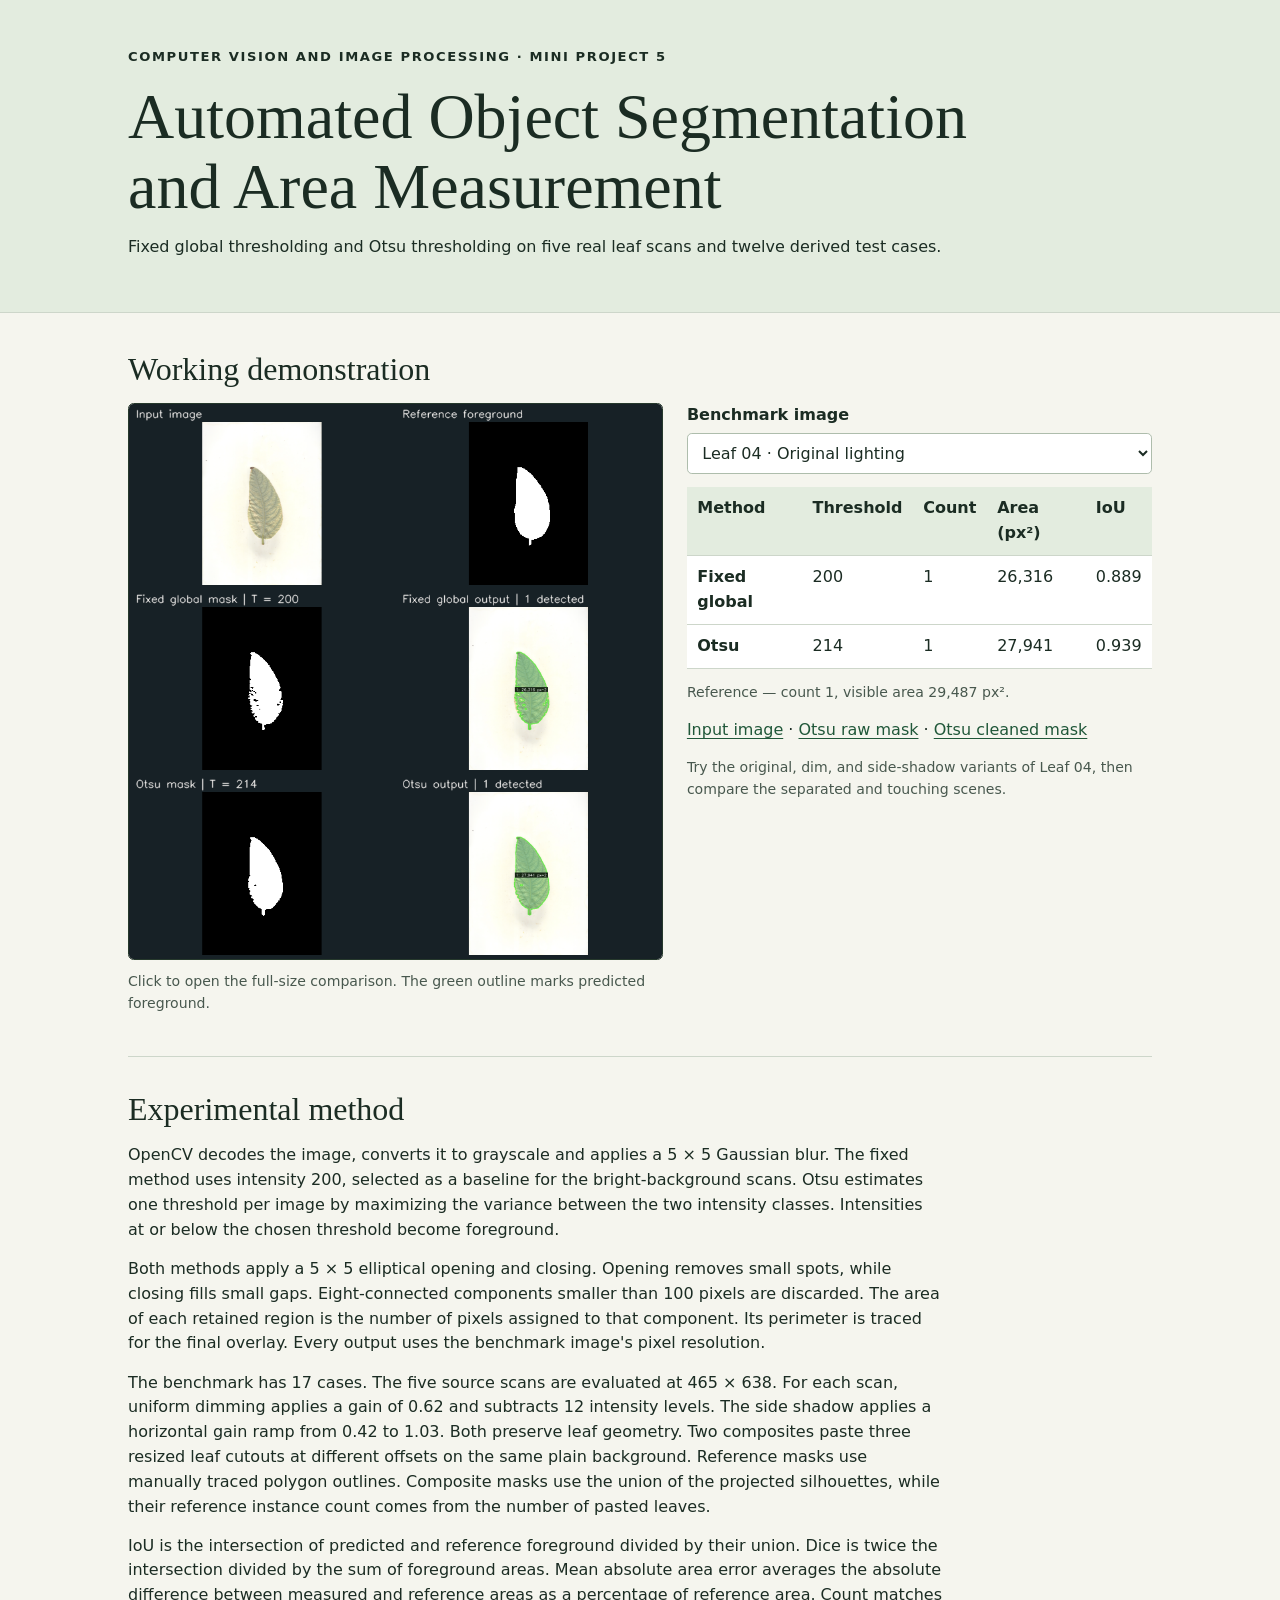
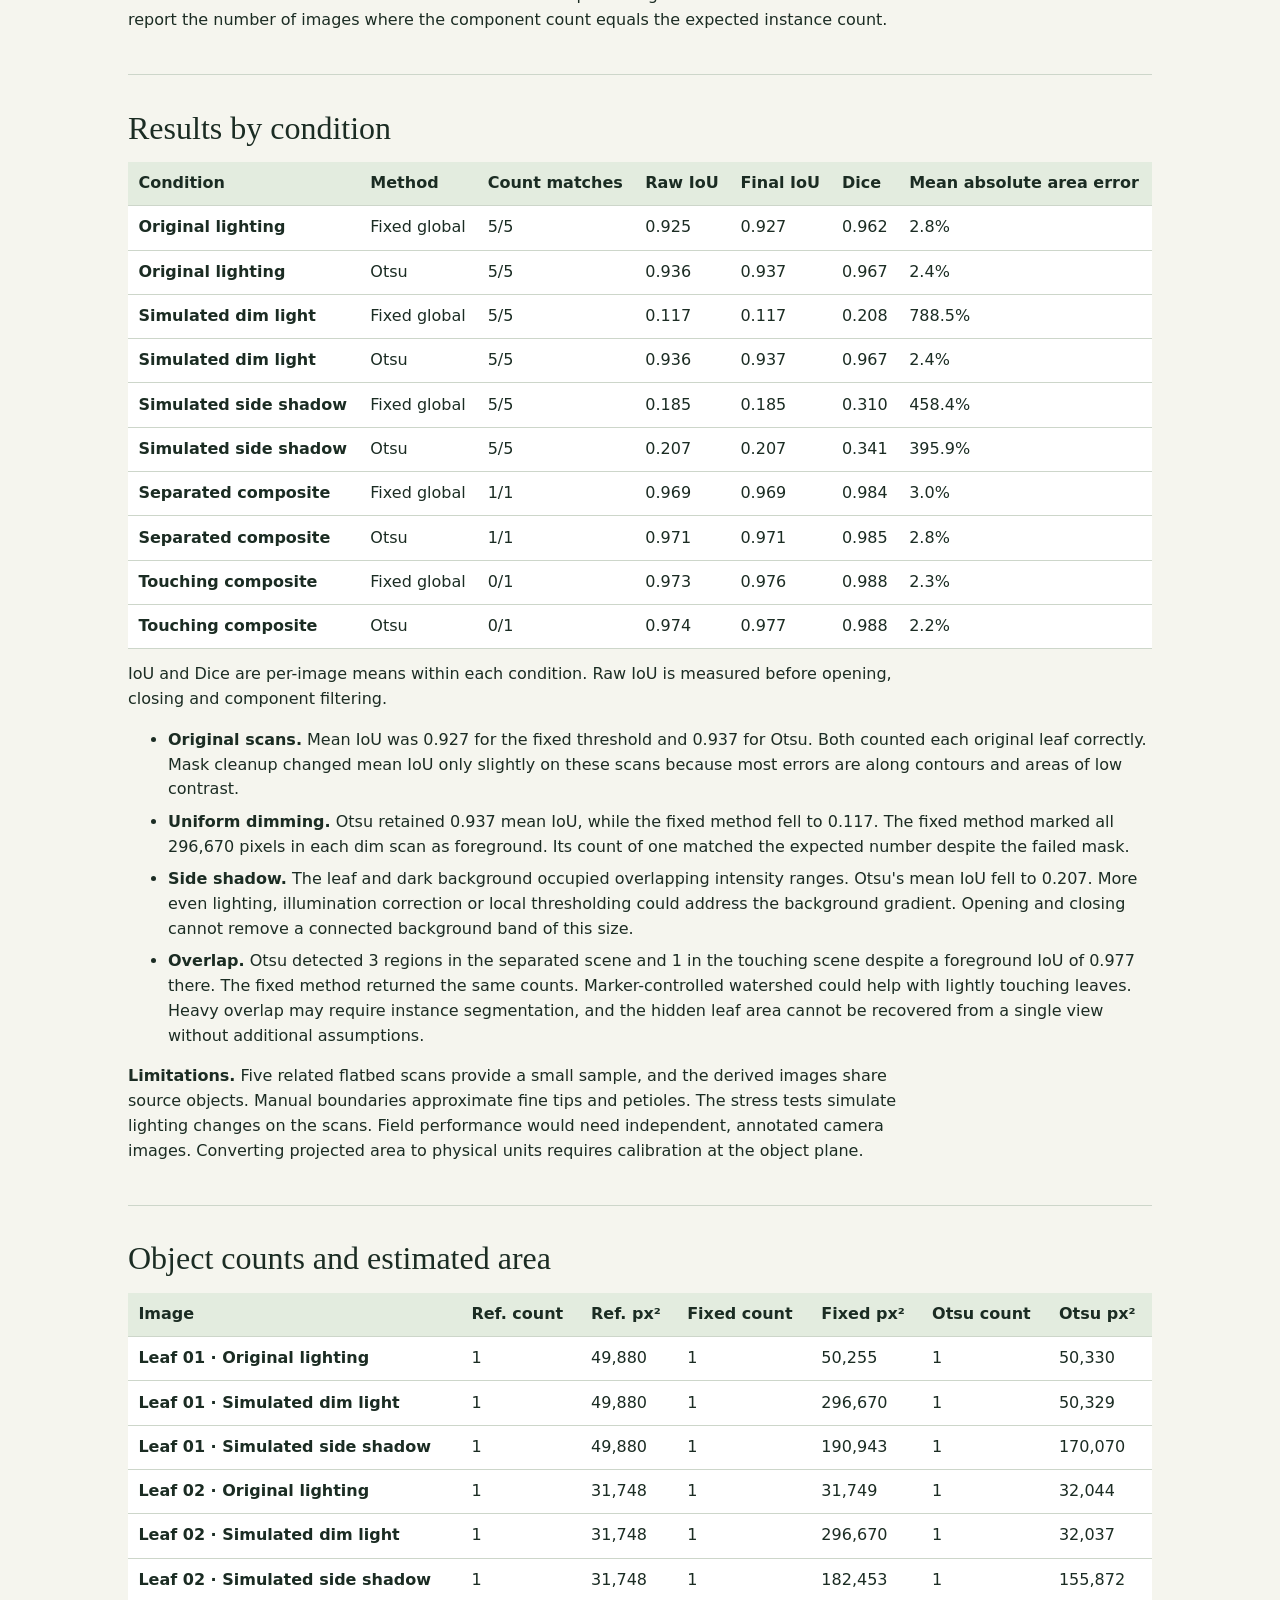
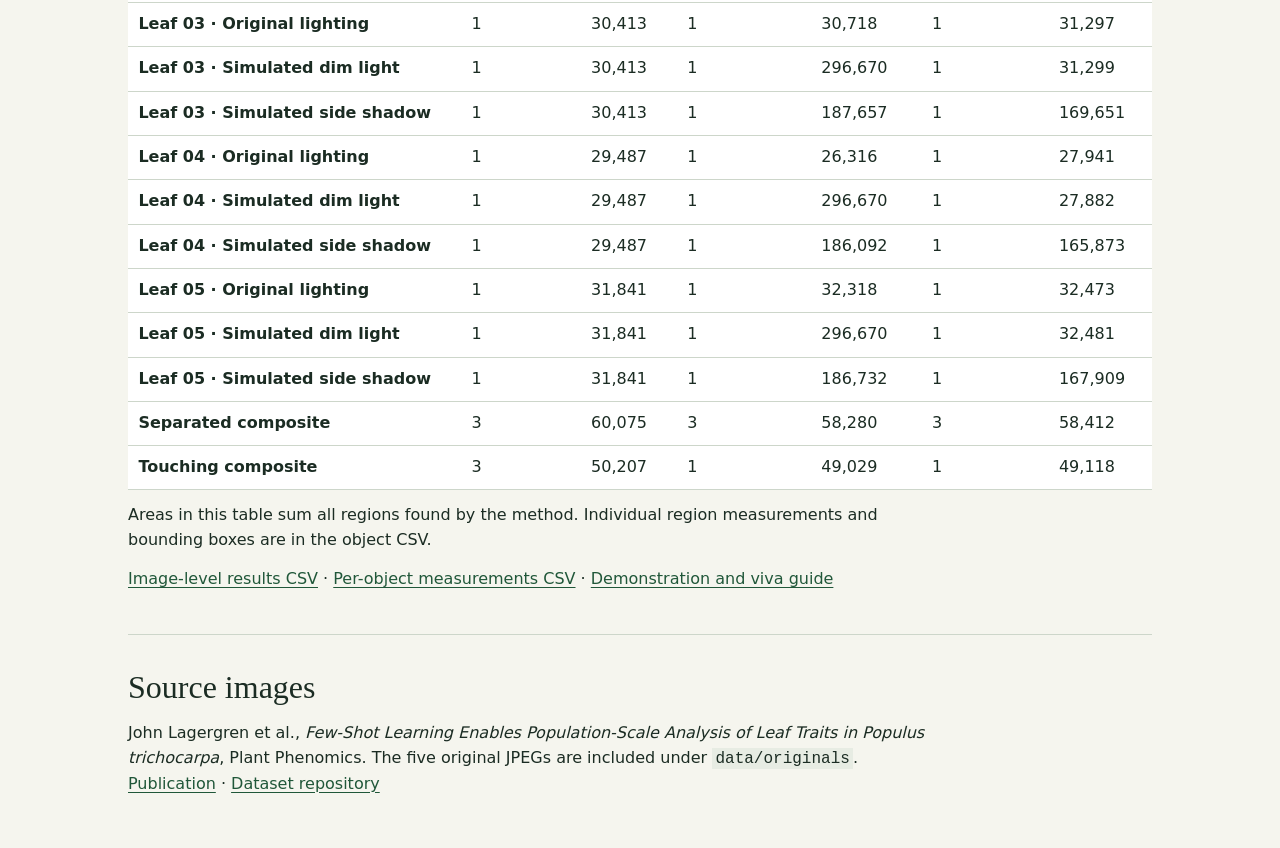
<file: Automated Object Segmentation and Area Measurement/report.html>
<!doctype html>
<html lang="en">
<meta charset="utf-8">
<meta name="viewport" content="width=device-width, initial-scale=1">
<title>Mini Project 5 | Automated Object Segmentation and Area Measurement</title>
<style>
:root { color-scheme: light; --ink: #1b2c23; --muted: #48584e; --paper: #f5f5ee; --line: #cdd6ca; --accent: #205739; }
* { box-sizing: border-box; }
body { margin: 0; background: var(--paper); color: var(--ink); font: 16px/1.55 system-ui, sans-serif; }
header { border-bottom: 1px solid var(--line); background: #e3ecdf; }
.wrap { max-width: 1120px; margin: auto; padding: 2.4rem clamp(1rem, 4vw, 3rem); }
h1, h2 { font-family: Georgia, serif; font-weight: normal; line-height: 1.1; }
h1 { max-width: 840px; font-size: clamp(2.4rem, 5vw, 4.1rem); margin: .35rem 0 .75rem; }
h2 { font-size: 2rem; margin: 0 0 1rem; }
p { margin: .55rem 0 .9rem; }
header p:last-child, section > p { max-width: 80ch; }
.kicker { font-size: .82rem; font-weight: 700; letter-spacing: .12em; text-transform: uppercase; }
section + section { border-top: 1px solid var(--line); margin-top: 2.6rem; padding-top: 2.2rem; }
.layout { display: grid; grid-template-columns: minmax(0, 1.15fr) minmax(0, 1fr); gap: 1.5rem; align-items: start; }
figure { margin: 0; }
figure img { width: 100%; height: auto; display: block; border: 1px solid #26392c; border-radius: .35rem; }
figcaption, .note { color: var(--muted); font-size: .88rem; margin-top: .65rem; }
label { display: block; font-weight: 650; margin-bottom: .35rem; }
select { width: 100%; font: inherit; color: inherit; padding: .55rem .65rem; border: 1px solid #aebdac; border-radius: .3rem; background: #fff; }
.table { overflow-x: auto; margin: .8rem 0; }
table { width: 100%; border-collapse: collapse; background: #fff; font-variant-numeric: tabular-nums; }
th, td { border-bottom: 1px solid var(--line); padding: .58rem .65rem; text-align: left; vertical-align: top; }
thead th { background: #e3ecdf; }
tbody th { font-weight: 550; }
td { white-space: nowrap; }
a { color: var(--accent); text-underline-offset: .2em; }
li + li { margin-top: .48rem; }
code { background: #e7ece3; padding: .1rem .2rem; }
@media (max-width: 760px) { .layout { grid-template-columns: 1fr; } }
@media print { body { background: white; font-size: 11pt; } .wrap { padding: 1rem 0; } section { break-inside: auto; } tr, figure { break-inside: avoid; } }
</style>
<header><div class="wrap">
  <p class="kicker">Computer Vision and Image Processing · Mini Project 5</p>
  <h1>Automated Object Segmentation and Area Measurement</h1>
  <p>Fixed global thresholding and Otsu thresholding on five real leaf scans and twelve derived test cases.</p>
</div></header>
<main class="wrap">
<section>
  <h2>Working demonstration</h2>
  <div class="layout">
    <figure>
      <a id="image-link" href="outputs/leaf_04_original/comparison.png">
        <img id="comparison" src="outputs/leaf_04_original/comparison.png" width="800" height="834"
          alt="Input, reference foreground, fixed global and Otsu mask and annotated output">
      </a>
      <figcaption>Click to open the full-size comparison. The green outline marks predicted foreground.</figcaption>
    </figure>
    <div>
      <label for="case">Benchmark image</label>
      <select id="case"><option value="leaf_01_original">Leaf 01 · Original lighting</option>
<option value="leaf_01_dim">Leaf 01 · Simulated dim light</option>
<option value="leaf_01_shadow">Leaf 01 · Simulated side shadow</option>
<option value="leaf_02_original">Leaf 02 · Original lighting</option>
<option value="leaf_02_dim">Leaf 02 · Simulated dim light</option>
<option value="leaf_02_shadow">Leaf 02 · Simulated side shadow</option>
<option value="leaf_03_original">Leaf 03 · Original lighting</option>
<option value="leaf_03_dim">Leaf 03 · Simulated dim light</option>
<option value="leaf_03_shadow">Leaf 03 · Simulated side shadow</option>
<option value="leaf_04_original" selected>Leaf 04 · Original lighting</option>
<option value="leaf_04_dim">Leaf 04 · Simulated dim light</option>
<option value="leaf_04_shadow">Leaf 04 · Simulated side shadow</option>
<option value="leaf_05_original">Leaf 05 · Original lighting</option>
<option value="leaf_05_dim">Leaf 05 · Simulated dim light</option>
<option value="leaf_05_shadow">Leaf 05 · Simulated side shadow</option>
<option value="scene_separated">Separated composite</option>
<option value="scene_touching">Touching composite</option></select>
      <div class="table"><table aria-label="Selected measurements">
      <thead><tr><th scope="col">Method</th><th scope="col">Threshold</th><th scope="col">Count</th><th scope="col">Area (px²)</th><th scope="col">IoU</th></tr></thead>
      <tbody id="selected-results"></tbody></table></div>
      <p id="reference" class="note" aria-live="polite"></p>
      <p><a id="input" href="data/inputs/leaf_04_original.png">Input image</a> ·
      <a id="raw" href="outputs/leaf_04_original/otsu/raw_mask.png">Otsu raw mask</a> ·
      <a id="clean" href="outputs/leaf_04_original/otsu/mask.png">Otsu cleaned mask</a></p>
      <p class="note">Try the original, dim, and side-shadow variants of Leaf 04, then compare the separated and touching scenes.</p>
      <noscript><p>Use the full count and area table below if JavaScript is disabled.</p></noscript>
    </div>
  </div>
</section>
<section>
  <h2>Experimental method</h2>
  <p>OpenCV decodes the image, converts it to grayscale and applies a 5 × 5 Gaussian blur. The fixed method uses intensity 200, selected as a baseline for the bright-background scans. Otsu estimates one threshold per image by maximizing the variance between the two intensity classes. Intensities at or below the chosen threshold become foreground.</p>
  <p>Both methods apply a 5 × 5 elliptical opening and closing. Opening removes small spots, while closing fills small gaps. Eight-connected components smaller than 100 pixels are discarded. The area of each retained region is the number of pixels assigned to that component. Its perimeter is traced for the final overlay. Every output uses the benchmark image's pixel resolution.</p>
  <p>The benchmark has 17 cases. The five source scans are evaluated at 465 × 638. For each scan, uniform dimming applies a gain of 0.62 and subtracts 12 intensity levels. The side shadow applies a horizontal gain ramp from 0.42 to 1.03. Both preserve leaf geometry. Two composites paste three resized leaf cutouts at different offsets on the same plain background. Reference masks use manually traced polygon outlines. Composite masks use the union of the projected silhouettes, while their reference instance count comes from the number of pasted leaves.</p>
  <p>IoU is the intersection of predicted and reference foreground divided by their union. Dice is twice the intersection divided by the sum of foreground areas. Mean absolute area error averages the absolute difference between measured and reference areas as a percentage of reference area. Count matches report the number of images where the component count equals the expected instance count.</p>
</section>
<section>
  <h2>Results by condition</h2>
  <div class="table"><table>
    <thead><tr><th scope="col">Condition</th><th scope="col">Method</th><th scope="col">Count matches</th><th scope="col">Raw IoU</th><th scope="col">Final IoU</th><th scope="col">Dice</th><th scope="col">Mean absolute area error</th></tr></thead>
    <tbody><tr><th scope='row'>Original lighting</th><td>Fixed global</td><td>5/5</td><td>0.925</td><td>0.927</td><td>0.962</td><td>2.8%</td></tr>
<tr><th scope='row'>Original lighting</th><td>Otsu</td><td>5/5</td><td>0.936</td><td>0.937</td><td>0.967</td><td>2.4%</td></tr>
<tr><th scope='row'>Simulated dim light</th><td>Fixed global</td><td>5/5</td><td>0.117</td><td>0.117</td><td>0.208</td><td>788.5%</td></tr>
<tr><th scope='row'>Simulated dim light</th><td>Otsu</td><td>5/5</td><td>0.936</td><td>0.937</td><td>0.967</td><td>2.4%</td></tr>
<tr><th scope='row'>Simulated side shadow</th><td>Fixed global</td><td>5/5</td><td>0.185</td><td>0.185</td><td>0.310</td><td>458.4%</td></tr>
<tr><th scope='row'>Simulated side shadow</th><td>Otsu</td><td>5/5</td><td>0.207</td><td>0.207</td><td>0.341</td><td>395.9%</td></tr>
<tr><th scope='row'>Separated composite</th><td>Fixed global</td><td>1/1</td><td>0.969</td><td>0.969</td><td>0.984</td><td>3.0%</td></tr>
<tr><th scope='row'>Separated composite</th><td>Otsu</td><td>1/1</td><td>0.971</td><td>0.971</td><td>0.985</td><td>2.8%</td></tr>
<tr><th scope='row'>Touching composite</th><td>Fixed global</td><td>0/1</td><td>0.973</td><td>0.976</td><td>0.988</td><td>2.3%</td></tr>
<tr><th scope='row'>Touching composite</th><td>Otsu</td><td>0/1</td><td>0.974</td><td>0.977</td><td>0.988</td><td>2.2%</td></tr></tbody>
  </table></div>
  <p>IoU and Dice are per-image means within each condition. Raw IoU is measured before opening, closing and component filtering.</p>
  <ul>
    <li><strong>Original scans.</strong> Mean IoU was 0.927 for the fixed threshold and 0.937 for Otsu. Both counted each original leaf correctly. Mask cleanup changed mean IoU only slightly on these scans because most errors are along contours and areas of low contrast.</li>
    <li><strong>Uniform dimming.</strong> Otsu retained 0.937 mean IoU, while the fixed method fell to 0.117. The fixed method marked all 296,670 pixels in each dim scan as foreground. Its count of one matched the expected number despite the failed mask.</li>
    <li><strong>Side shadow.</strong> The leaf and dark background occupied overlapping intensity ranges. Otsu's mean IoU fell to 0.207. More even lighting, illumination correction or local thresholding could address the background gradient. Opening and closing cannot remove a connected background band of this size.</li>
    <li><strong>Overlap.</strong> Otsu detected 3 regions in the separated scene and 1 in the touching scene despite a foreground IoU of 0.977 there. The fixed method returned the same counts. Marker-controlled watershed could help with lightly touching leaves. Heavy overlap may require instance segmentation, and the hidden leaf area cannot be recovered from a single view without additional assumptions.</li>
  </ul>
  <p><strong>Limitations.</strong> Five related flatbed scans provide a small sample, and the derived images share source objects. Manual boundaries approximate fine tips and petioles. The stress tests simulate lighting changes on the scans. Field performance would need independent, annotated camera images. Converting projected area to physical units requires calibration at the object plane.</p>
</section>
<section>
  <h2>Object counts and estimated area</h2>
  <div class="table"><table>
    <thead><tr><th scope="col">Image</th><th scope="col">Ref. count</th><th scope="col">Ref. px²</th><th scope="col">Fixed count</th><th scope="col">Fixed px²</th><th scope="col">Otsu count</th><th scope="col">Otsu px²</th></tr></thead>
    <tbody><tr><th scope='row'>Leaf 01 · Original lighting</th><td>1</td><td>49,880</td><td>1</td><td>50,255</td><td>1</td><td>50,330</td></tr>
<tr><th scope='row'>Leaf 01 · Simulated dim light</th><td>1</td><td>49,880</td><td>1</td><td>296,670</td><td>1</td><td>50,329</td></tr>
<tr><th scope='row'>Leaf 01 · Simulated side shadow</th><td>1</td><td>49,880</td><td>1</td><td>190,943</td><td>1</td><td>170,070</td></tr>
<tr><th scope='row'>Leaf 02 · Original lighting</th><td>1</td><td>31,748</td><td>1</td><td>31,749</td><td>1</td><td>32,044</td></tr>
<tr><th scope='row'>Leaf 02 · Simulated dim light</th><td>1</td><td>31,748</td><td>1</td><td>296,670</td><td>1</td><td>32,037</td></tr>
<tr><th scope='row'>Leaf 02 · Simulated side shadow</th><td>1</td><td>31,748</td><td>1</td><td>182,453</td><td>1</td><td>155,872</td></tr>
<tr><th scope='row'>Leaf 03 · Original lighting</th><td>1</td><td>30,413</td><td>1</td><td>30,718</td><td>1</td><td>31,297</td></tr>
<tr><th scope='row'>Leaf 03 · Simulated dim light</th><td>1</td><td>30,413</td><td>1</td><td>296,670</td><td>1</td><td>31,299</td></tr>
<tr><th scope='row'>Leaf 03 · Simulated side shadow</th><td>1</td><td>30,413</td><td>1</td><td>187,657</td><td>1</td><td>169,651</td></tr>
<tr><th scope='row'>Leaf 04 · Original lighting</th><td>1</td><td>29,487</td><td>1</td><td>26,316</td><td>1</td><td>27,941</td></tr>
<tr><th scope='row'>Leaf 04 · Simulated dim light</th><td>1</td><td>29,487</td><td>1</td><td>296,670</td><td>1</td><td>27,882</td></tr>
<tr><th scope='row'>Leaf 04 · Simulated side shadow</th><td>1</td><td>29,487</td><td>1</td><td>186,092</td><td>1</td><td>165,873</td></tr>
<tr><th scope='row'>Leaf 05 · Original lighting</th><td>1</td><td>31,841</td><td>1</td><td>32,318</td><td>1</td><td>32,473</td></tr>
<tr><th scope='row'>Leaf 05 · Simulated dim light</th><td>1</td><td>31,841</td><td>1</td><td>296,670</td><td>1</td><td>32,481</td></tr>
<tr><th scope='row'>Leaf 05 · Simulated side shadow</th><td>1</td><td>31,841</td><td>1</td><td>186,732</td><td>1</td><td>167,909</td></tr>
<tr><th scope='row'>Separated composite</th><td>3</td><td>60,075</td><td>3</td><td>58,280</td><td>3</td><td>58,412</td></tr>
<tr><th scope='row'>Touching composite</th><td>3</td><td>50,207</td><td>1</td><td>49,029</td><td>1</td><td>49,118</td></tr></tbody>
  </table></div>
  <p>Areas in this table sum all regions found by the method. Individual region measurements and bounding boxes are in the object CSV.</p>
  <p><a href="outputs/summary.csv">Image-level results CSV</a> ·
     <a href="outputs/objects.csv">Per-object measurements CSV</a> ·
     <a href="VIVA.md">Demonstration and viva guide</a></p>
</section>
<section>
  <h2>Source images</h2>
  <p>John Lagergren et al., <em>Few-Shot Learning Enables Population-Scale Analysis of Leaf Traits in Populus trichocarpa</em>, Plant Phenomics. The five original JPEGs are included under <code>data/originals</code>. <a href="https://doi.org/10.34133/plantphenomics.0072">Publication</a> · <a href="https://github.com/jlager/few-shot-leaf-segmentation">Dataset repository</a></p>
</section>
</main>
<script>
const cases = {"leaf_01_original": {"global": {"image": "leaf_01_original", "condition": "Original lighting", "method": "global", "threshold": "200", "width_px": "465", "height_px": "638", "objects": "1", "area_px": "50255", "reference_objects": "1", "reference_area_px": "49880", "absolute_count_error": "0", "area_error_pct": "0.752", "raw_iou": "0.941755", "iou": "0.941993", "dice": "0.97013", "pixel_accuracy": "0.989918"}, "otsu": {"image": "leaf_01_original", "condition": "Original lighting", "method": "otsu", "threshold": "202", "width_px": "465", "height_px": "638", "objects": "1", "area_px": "50330", "reference_objects": "1", "reference_area_px": "49880", "absolute_count_error": "0", "area_error_pct": "0.902", "raw_iou": "0.941948", "iou": "0.942167", "dice": "0.970223", "pixel_accuracy": "0.989942"}}, "leaf_01_dim": {"global": {"image": "leaf_01_dim", "condition": "Simulated dim light", "method": "global", "threshold": "200", "width_px": "465", "height_px": "638", "objects": "1", "area_px": "296670", "reference_objects": "1", "reference_area_px": "49880", "absolute_count_error": "0", "area_error_pct": "494.767", "raw_iou": "0.168133", "iou": "0.168133", "dice": "0.287866", "pixel_accuracy": "0.168133"}, "otsu": {"image": "leaf_01_dim", "condition": "Simulated dim light", "method": "otsu", "threshold": "113", "width_px": "465", "height_px": "638", "objects": "1", "area_px": "50329", "reference_objects": "1", "reference_area_px": "49880", "absolute_count_error": "0", "area_error_pct": "0.9", "raw_iou": "0.941909", "iou": "0.942148", "dice": "0.970212", "pixel_accuracy": "0.989938"}}, "leaf_01_shadow": {"global": {"image": "leaf_01_shadow", "condition": "Simulated side shadow", "method": "global", "threshold": "200", "width_px": "465", "height_px": "638", "objects": "1", "area_px": "190943", "reference_objects": "1", "reference_area_px": "49880", "absolute_count_error": "0", "area_error_pct": "282.805", "raw_iou": "0.26122", "iou": "0.26123", "dice": "0.414246", "pixel_accuracy": "0.524512"}, "otsu": {"image": "leaf_01_shadow", "condition": "Simulated side shadow", "method": "otsu", "threshold": "177", "width_px": "465", "height_px": "638", "objects": "1", "area_px": "170070", "reference_objects": "1", "reference_area_px": "49880", "absolute_count_error": "0", "area_error_pct": "240.958", "raw_iou": "0.293025", "iou": "0.293063", "dice": "0.453285", "pixel_accuracy": "0.594667"}}, "leaf_02_original": {"global": {"image": "leaf_02_original", "condition": "Original lighting", "method": "global", "threshold": "200", "width_px": "465", "height_px": "638", "objects": "1", "area_px": "31749", "reference_objects": "1", "reference_area_px": "31748", "absolute_count_error": "0", "area_error_pct": "0.003", "raw_iou": "0.927908", "iou": "0.928125", "dice": "0.962723", "pixel_accuracy": "0.992021"}, "otsu": {"image": "leaf_02_original", "condition": "Original lighting", "method": "otsu", "threshold": "207", "width_px": "465", "height_px": "638", "objects": "1", "area_px": "32044", "reference_objects": "1", "reference_area_px": "31748", "absolute_count_error": "0", "area_error_pct": "0.932", "raw_iou": "0.927059", "iou": "0.927367", "dice": "0.962315", "pixel_accuracy": "0.991897"}}, "leaf_02_dim": {"global": {"image": "leaf_02_dim", "condition": "Simulated dim light", "method": "global", "threshold": "200", "width_px": "465", "height_px": "638", "objects": "1", "area_px": "296670", "reference_objects": "1", "reference_area_px": "31748", "absolute_count_error": "0", "area_error_pct": "834.453", "raw_iou": "0.107015", "iou": "0.107015", "dice": "0.193339", "pixel_accuracy": "0.107015"}, "otsu": {"image": "leaf_02_dim", "condition": "Simulated dim light", "method": "otsu", "threshold": "116", "width_px": "465", "height_px": "638", "objects": "1", "area_px": "32037", "reference_objects": "1", "reference_area_px": "31748", "absolute_count_error": "0", "area_error_pct": "0.91", "raw_iou": "0.927197", "iou": "0.927505", "dice": "0.962389", "pixel_accuracy": "0.991914"}}, "leaf_02_shadow": {"global": {"image": "leaf_02_shadow", "condition": "Simulated side shadow", "method": "global", "threshold": "200", "width_px": "465", "height_px": "638", "objects": "1", "area_px": "182453", "reference_objects": "1", "reference_area_px": "31748", "absolute_count_error": "0", "area_error_pct": "474.691", "raw_iou": "0.173924", "iou": "0.174006", "dice": "0.296432", "pixel_accuracy": "0.492011"}, "otsu": {"image": "leaf_02_shadow", "condition": "Simulated side shadow", "method": "otsu", "threshold": "178", "width_px": "465", "height_px": "638", "objects": "1", "area_px": "155872", "reference_objects": "1", "reference_area_px": "31748", "absolute_count_error": "0", "area_error_pct": "390.966", "raw_iou": "0.203659", "iou": "0.20368", "dice": "0.338429", "pixel_accuracy": "0.581609"}}, "leaf_03_original": {"global": {"image": "leaf_03_original", "condition": "Original lighting", "method": "global", "threshold": "200", "width_px": "465", "height_px": "638", "objects": "1", "area_px": "30718", "reference_objects": "1", "reference_area_px": "30413", "absolute_count_error": "0", "area_error_pct": "1.003", "raw_iou": "0.918842", "iou": "0.922177", "dice": "0.959513", "pixel_accuracy": "0.991657"}, "otsu": {"image": "leaf_03_original", "condition": "Original lighting", "method": "otsu", "threshold": "210", "width_px": "465", "height_px": "638", "objects": "1", "area_px": "31297", "reference_objects": "1", "reference_area_px": "30413", "absolute_count_error": "0", "area_error_pct": "2.907", "raw_iou": "0.922083", "iou": "0.92237", "dice": "0.959618", "pixel_accuracy": "0.9916"}}, "leaf_03_dim": {"global": {"image": "leaf_03_dim", "condition": "Simulated dim light", "method": "global", "threshold": "200", "width_px": "465", "height_px": "638", "objects": "1", "area_px": "296670", "reference_objects": "1", "reference_area_px": "30413", "absolute_count_error": "0", "area_error_pct": "875.471", "raw_iou": "0.102515", "iou": "0.102515", "dice": "0.185965", "pixel_accuracy": "0.102515"}, "otsu": {"image": "leaf_03_dim", "condition": "Simulated dim light", "method": "otsu", "threshold": "118", "width_px": "465", "height_px": "638", "objects": "1", "area_px": "31299", "reference_objects": "1", "reference_area_px": "30413", "absolute_count_error": "0", "area_error_pct": "2.913", "raw_iou": "0.921994", "iou": "0.922313", "dice": "0.959586", "pixel_accuracy": "0.991593"}}, "leaf_03_shadow": {"global": {"image": "leaf_03_shadow", "condition": "Simulated side shadow", "method": "global", "threshold": "200", "width_px": "465", "height_px": "638", "objects": "1", "area_px": "187657", "reference_objects": "1", "reference_area_px": "30413", "absolute_count_error": "0", "area_error_pct": "517.029", "raw_iou": "0.162024", "iou": "0.162042", "dice": "0.278892", "pixel_accuracy": "0.469943"}, "otsu": {"image": "leaf_03_shadow", "condition": "Simulated side shadow", "method": "otsu", "threshold": "182", "width_px": "465", "height_px": "638", "objects": "1", "area_px": "169651", "reference_objects": "1", "reference_area_px": "30413", "absolute_count_error": "0", "area_error_pct": "457.824", "raw_iou": "0.1779", "iou": "0.177997", "dice": "0.302203", "pixel_accuracy": "0.52943"}}, "leaf_04_original": {"global": {"image": "leaf_04_original", "condition": "Original lighting", "method": "global", "threshold": "200", "width_px": "465", "height_px": "638", "objects": "1", "area_px": "26316", "reference_objects": "1", "reference_area_px": "29487", "absolute_count_error": "0", "area_error_pct": "-10.754", "raw_iou": "0.882425", "iou": "0.889385", "dice": "0.941455", "pixel_accuracy": "0.988988"}, "otsu": {"image": "leaf_04_original", "condition": "Original lighting", "method": "otsu", "threshold": "214", "width_px": "465", "height_px": "638", "objects": "1", "area_px": "27941", "reference_objects": "1", "reference_area_px": "29487", "absolute_count_error": "0", "area_error_pct": "-5.243", "raw_iou": "0.935214", "iou": "0.938891", "dice": "0.968482", "pixel_accuracy": "0.993899"}}, "leaf_04_dim": {"global": {"image": "leaf_04_dim", "condition": "Simulated dim light", "method": "global", "threshold": "200", "width_px": "465", "height_px": "638", "objects": "1", "area_px": "296670", "reference_objects": "1", "reference_area_px": "29487", "absolute_count_error": "0", "area_error_pct": "906.104", "raw_iou": "0.099393", "iou": "0.099393", "dice": "0.180815", "pixel_accuracy": "0.099393"}, "otsu": {"image": "leaf_04_dim", "condition": "Simulated dim light", "method": "otsu", "threshold": "120", "width_px": "465", "height_px": "638", "objects": "1", "area_px": "27882", "reference_objects": "1", "reference_area_px": "29487", "absolute_count_error": "0", "area_error_pct": "-5.443", "raw_iou": "0.933952", "iou": "0.93716", "dice": "0.967561", "pixel_accuracy": "0.993727"}}, "leaf_04_shadow": {"global": {"image": "leaf_04_shadow", "condition": "Simulated side shadow", "method": "global", "threshold": "200", "width_px": "465", "height_px": "638", "objects": "1", "area_px": "186092", "reference_objects": "1", "reference_area_px": "29487", "absolute_count_error": "0", "area_error_pct": "531.098", "raw_iou": "0.156813", "iou": "0.156819", "dice": "0.271121", "pixel_accuracy": "0.470351"}, "otsu": {"image": "leaf_04_shadow", "condition": "Simulated side shadow", "method": "otsu", "threshold": "182", "width_px": "465", "height_px": "638", "objects": "1", "area_px": "165873", "reference_objects": "1", "reference_area_px": "29487", "absolute_count_error": "0", "area_error_pct": "462.529", "raw_iou": "0.171986", "iou": "0.171989", "dice": "0.293499", "pixel_accuracy": "0.534763"}}, "leaf_05_original": {"global": {"image": "leaf_05_original", "condition": "Original lighting", "method": "global", "threshold": "200", "width_px": "465", "height_px": "638", "objects": "1", "area_px": "32318", "reference_objects": "1", "reference_area_px": "31841", "absolute_count_error": "0", "area_error_pct": "1.498", "raw_iou": "0.953722", "iou": "0.95428", "dice": "0.976605", "pixel_accuracy": "0.994941"}, "otsu": {"image": "leaf_05_original", "condition": "Original lighting", "method": "otsu", "threshold": "205", "width_px": "465", "height_px": "638", "objects": "1", "area_px": "32473", "reference_objects": "1", "reference_area_px": "31841", "absolute_count_error": "0", "area_error_pct": "1.985", "raw_iou": "0.953266", "iou": "0.953645", "dice": "0.976273", "pixel_accuracy": "0.994856"}}, "leaf_05_dim": {"global": {"image": "leaf_05_dim", "condition": "Simulated dim light", "method": "global", "threshold": "200", "width_px": "465", "height_px": "638", "objects": "1", "area_px": "296670", "reference_objects": "1", "reference_area_px": "31841", "absolute_count_error": "0", "area_error_pct": "831.723", "raw_iou": "0.107328", "iou": "0.107328", "dice": "0.19385", "pixel_accuracy": "0.107328"}, "otsu": {"image": "leaf_05_dim", "condition": "Simulated dim light", "method": "otsu", "threshold": "115", "width_px": "465", "height_px": "638", "objects": "1", "area_px": "32481", "reference_objects": "1", "reference_area_px": "31841", "absolute_count_error": "0", "area_error_pct": "2.01", "raw_iou": "0.953182", "iou": "0.953532", "dice": "0.976213", "pixel_accuracy": "0.994843"}}, "leaf_05_shadow": {"global": {"image": "leaf_05_shadow", "condition": "Simulated side shadow", "method": "global", "threshold": "200", "width_px": "465", "height_px": "638", "objects": "1", "area_px": "186732", "reference_objects": "1", "reference_area_px": "31841", "absolute_count_error": "0", "area_error_pct": "486.451", "raw_iou": "0.170501", "iou": "0.170517", "dice": "0.291353", "pixel_accuracy": "0.477901"}, "otsu": {"image": "leaf_05_shadow", "condition": "Simulated side shadow", "method": "otsu", "threshold": "181", "width_px": "465", "height_px": "638", "objects": "1", "area_px": "167909", "reference_objects": "1", "reference_area_px": "31841", "absolute_count_error": "0", "area_error_pct": "427.336", "raw_iou": "0.189531", "iou": "0.189547", "dice": "0.318688", "pixel_accuracy": "0.541268"}}, "scene_separated": {"global": {"image": "scene_separated", "condition": "Separated composite", "method": "global", "threshold": "200", "width_px": "620", "height_px": "420", "objects": "3", "area_px": "58280", "reference_objects": "3", "reference_area_px": "60075", "absolute_count_error": "0", "area_error_pct": "-2.988", "raw_iou": "0.969381", "iou": "0.969367", "dice": "0.984445", "pixel_accuracy": "0.99293"}, "otsu": {"image": "scene_separated", "condition": "Separated composite", "method": "otsu", "threshold": "202", "width_px": "620", "height_px": "420", "objects": "3", "area_px": "58412", "reference_objects": "3", "reference_area_px": "60075", "absolute_count_error": "0", "area_error_pct": "-2.768", "raw_iou": "0.971399", "iou": "0.971301", "dice": "0.985441", "pixel_accuracy": "0.993376"}}, "scene_touching": {"global": {"image": "scene_touching", "condition": "Touching composite", "method": "global", "threshold": "200", "width_px": "620", "height_px": "420", "objects": "1", "area_px": "49029", "reference_objects": "3", "reference_area_px": "50207", "absolute_count_error": "2", "area_error_pct": "-2.346", "raw_iou": "0.97252", "iou": "0.975553", "dice": "0.987625", "pixel_accuracy": "0.995284"}, "otsu": {"image": "scene_touching", "condition": "Touching composite", "method": "otsu", "threshold": "202", "width_px": "620", "height_px": "420", "objects": "1", "area_px": "49118", "reference_objects": "3", "reference_area_px": "50207", "absolute_count_error": "2", "area_error_pct": "-2.169", "raw_iou": "0.974455", "iou": "0.97701", "dice": "0.988372", "pixel_accuracy": "0.995565"}}};
const dropdown = document.getElementById("case");
const integer = new Intl.NumberFormat("en");

function updateCase() {
  const image = dropdown.value;
  const comparison = cases[image];
  const rows = [
    ["Fixed global", comparison.global],
    ["Otsu", comparison.otsu],
  ].map(([name, row]) => {
    const tr = document.createElement("tr");
    [name, row.threshold, row.objects, integer.format(row.area_px), Number(row.iou).toFixed(3)]
      .forEach((value, index) => {
        const cell = document.createElement(index === 0 ? "th" : "td");
        if (index === 0) cell.scope = "row";
        cell.textContent = value;
        tr.append(cell);
      });
    return tr;
  });
  document.getElementById("selected-results").replaceChildren(...rows);
  const source = `outputs/${image}/comparison.png`;
  document.getElementById("comparison").src = source;
  document.getElementById("image-link").href = source;
  document.getElementById("input").href = `data/inputs/${image}.png`;
  document.getElementById("raw").href = `outputs/${image}/otsu/raw_mask.png`;
  document.getElementById("clean").href = `outputs/${image}/otsu/mask.png`;
  document.getElementById("reference").textContent =
    `Reference — count ${comparison.otsu.reference_objects}, visible area ${integer.format(comparison.otsu.reference_area_px)} px².`;
}
dropdown.addEventListener("change", updateCase);
updateCase();
</script>
</html>
</file>
